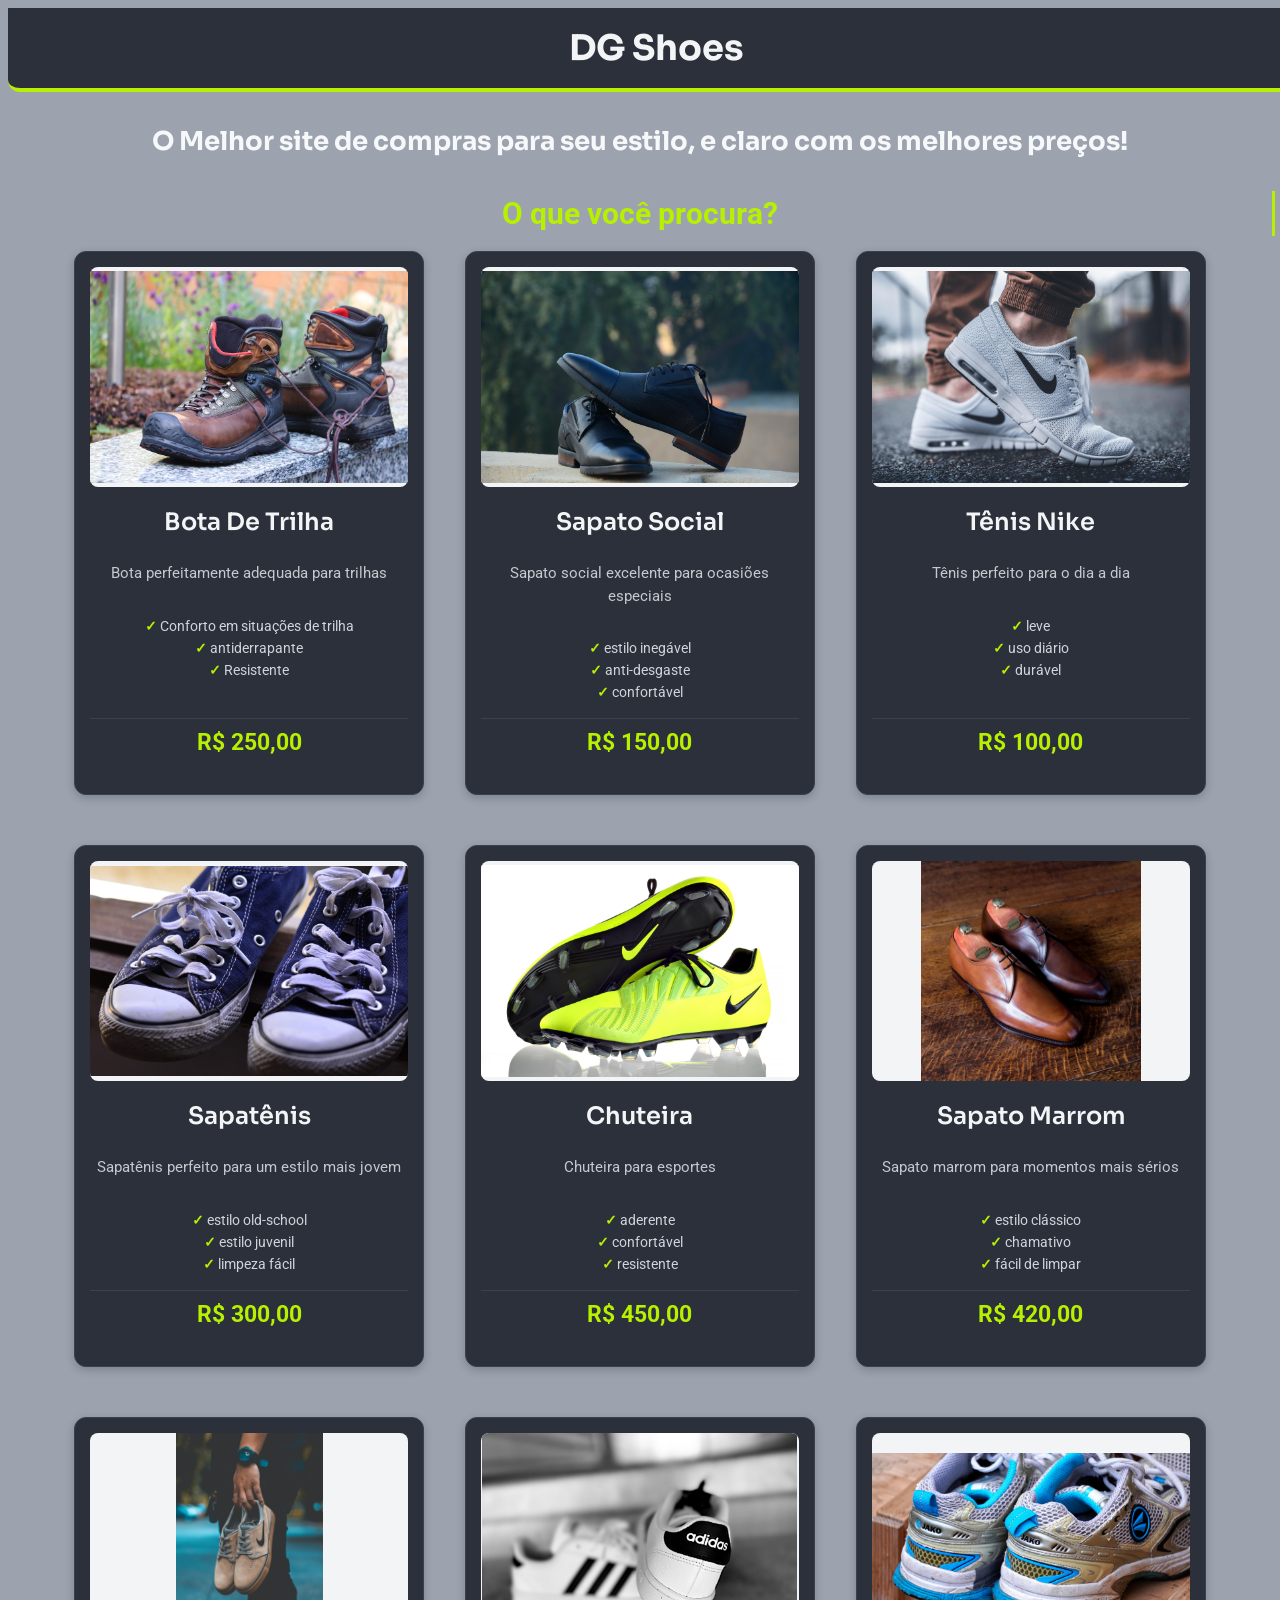
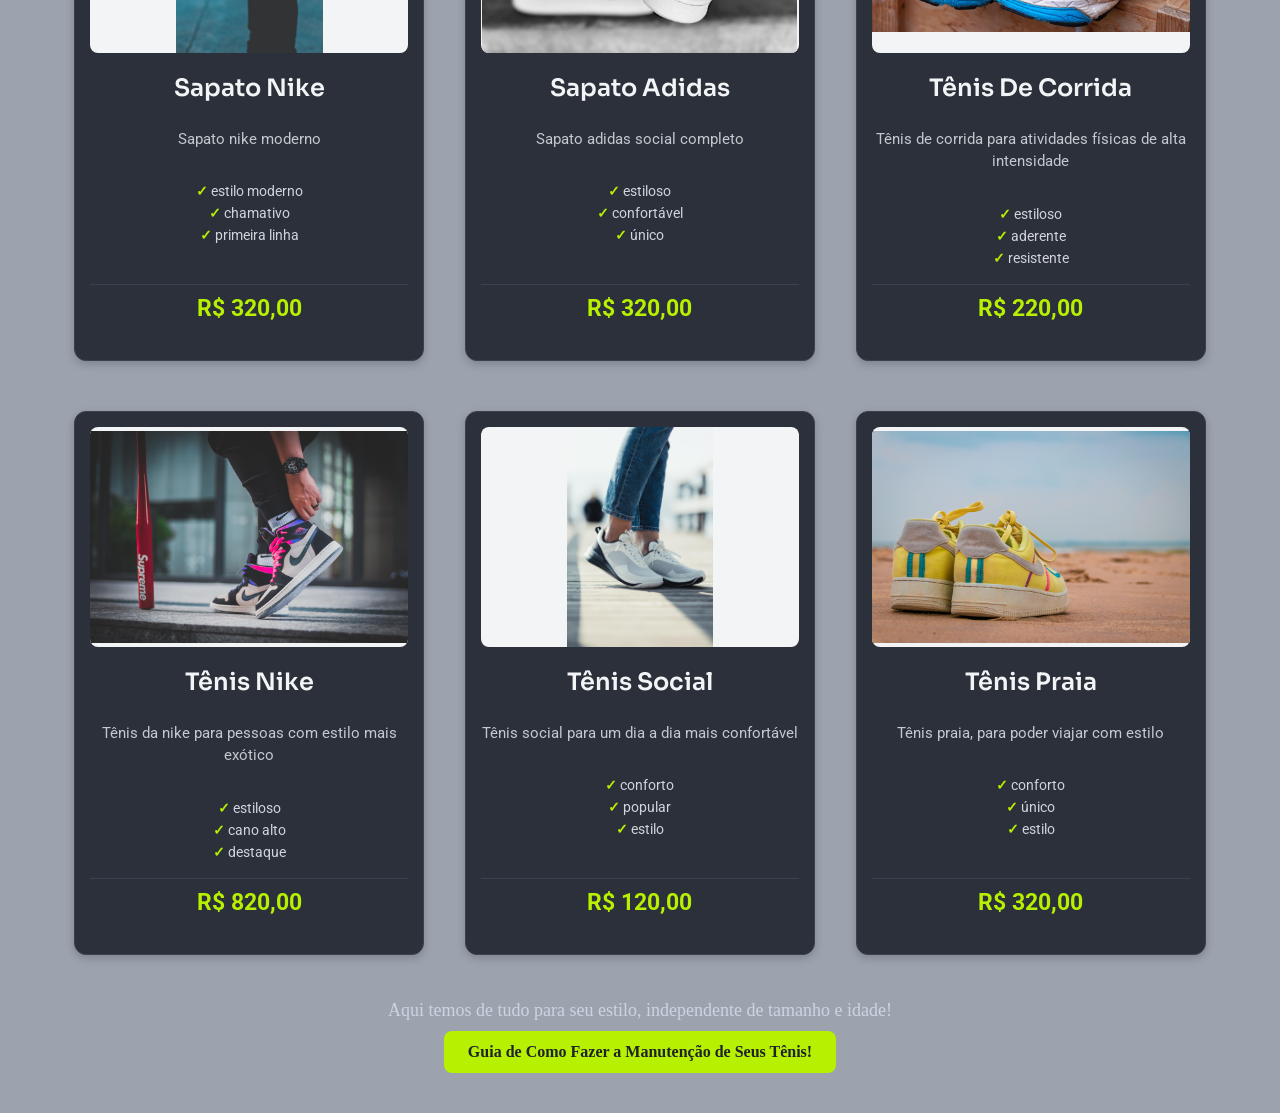
<file: index.html>
<!DOCTYPE html>
<html lang="pt-br">
<head>
    <!--Nome: Daniel Colly Furlan             Matricula: 261072041
        Nome: Gustavo Rodrigues               Matricula: 261072214-->
    <meta charset="UTF-8">
    <meta name="viewport" content="width=device-width, initial-scale=1.0">
    <link rel="stylesheet" href="style.css">
    <title>DG Shoes</title>
    <link rel="preconnect" href="https://fonts.googleapis.com">
    <link rel="preconnect" href="https://fonts.gstatic.com" crossorigin>
    <link href="https://fonts.googleapis.com/css2?family=Roboto:ital,wght@0,100..900;1,100..900&family=Sora:wght@100..800&display=swap" rel="stylesheet">
    <link rel="icon" type="image/jpg" href=".//midia/Icone.jpg">

</head>
<body>
    <header class="header">
        <h1>DG Shoes</h1>
    </header>

    <h2 class="infomacao">O Melhor site de compras para seu estilo, e claro com os melhores preços!</h2>

    <h2 class="pergunta">O que você procura?</h2>
    <div class="produtos">
        <div class="card">
            <img src=".//midia/bota.jpg" alt="Bota de trilha" class="imagem">
            <h3>Bota de trilha</h3>
            <p class="descricao">bota perfeitamente adequada para trilhas</p>
            <ul class="beneficios">
                <li>Conforto em situações de trilha</li>
                <li>antiderrapante</li>
                <li>Resistente</li>
            </ul>
            <p class="preco">R$ 250,00</p>
        </div>
        <div class="card">
            <img src=".//midia/sapato-social.jpg" alt="Sapato social" class="imagem">
            <h3>Sapato social</h3>
            <p class="descricao">sapato social excelente para ocasiões especiais</p>
            <ul class="beneficios">
                <li>estilo inegável</li>
                <li>anti-desgaste</li>
                <li>confortável</li>
            </ul>
            <p class="preco">R$ 150,00</p>
        </div>
        <div class="card">
            <img src=".//midia/nike.jpg" alt="Tênis Nike" class="imagem">
            <h3>Tênis Nike</h3>
            <p class="descricao">tênis perfeito para o dia a dia</p>
            <ul class="beneficios">
                <li>leve</li>
                <li>uso diário</li>
                <li>durável</li>
            </ul>
            <p class="preco">R$ 100,00</p>
        </div>
        <div class="card">
            <img src=".//midia/alstars.jpg" alt="Sapatênis" class="imagem">
            <h3>Sapatênis</h3>
            <p class="descricao">sapatênis perfeito para um estilo mais jovem</p>
            <ul class="beneficios">
                <li>estilo old-school</li>
                <li>estilo juvenil</li>
                <li>limpeza fácil</li>
            </ul>
            <p class="preco">R$ 300,00</p>
        </div>
        <div class="card">
            <img src=".//midia/chuteira.jpg" alt="Chuteira" class="imagem">
            <h3>Chuteira</h3>
            <p class="descricao">chuteira para esportes</p>
            <ul class="beneficios">
                <li>aderente</li>
                <li>confortável</li>
                <li>resistente</li>
            </ul>
            <p class="preco">R$ 450,00</p>
        </div>
        <div class="card">
            <img src=".//midia/sapato-marrom.jpg" alt="Sapato Marrom" class="imagem">
            <h3>Sapato Marrom</h3>
            <p class="descricao">sapato marrom para momentos mais sérios</p>
            <ul class="beneficios">
                <li>estilo clássico</li>
                <li>chamativo</li>
                <li>fácil de limpar</li>
            </ul>
            <p class="preco">R$ 420,00</p>
        </div>
        <div class="card">
            <img src=".//midia/sapato-nike.jpg" alt="Sapato Nike" class="imagem">
            <h3>Sapato Nike</h3>
            <p class="descricao">sapato nike moderno</p>
            <ul class="beneficios">
                <li>estilo moderno</li>
                <li>chamativo</li>
                <li>primeira linha</li>
            </ul>
            <p class="preco">R$ 320,00</p>
        </div>
        <div class="card">
            <img src=".//midia/tenis-adidas.jpg" alt="Sapato Adidas" class="imagem">
            <h3>Sapato Adidas</h3>
            <p class="descricao">sapato adidas social completo</p>
            <ul class="beneficios">
                <li>estiloso</li>
                <li>confortável</li>
                <li>único</li>
            </ul>
            <p class="preco">R$ 320,00</p>
        </div>
        <div class="card">
            <img src=".//midia/tenis-corrida.jpg" alt="Tênis de Corrida" class="imagem">
            <h3>Tênis de corrida</h3>
            <p class="descricao">tênis de corrida para atividades físicas de alta intensidade</p>
            <ul class="beneficios">
                <li>estiloso</li>
                <li>aderente</li>
                <li>resistente</li>
            </ul>
            <p class="preco">R$ 220,00</p>
        </div>
        <div class="card">
            <img src=".//midia/tenis-like.jpg" alt="Tênis Nike cano alto" class="imagem">
            <h3>Tênis Nike</h3>
            <p class="descricao">tênis da nike para pessoas com estilo mais exótico</p>
            <ul class="beneficios">
                <li>estiloso</li>
                <li>cano alto</li>
                <li>destaque</li>
            </ul>
            <p class="preco">R$ 820,00</p>
        </div>
        <div class="card">
            <img src=".//midia/tenis-midia.jpg" alt="Tênis social" class="imagem">
            <h3>Tênis social</h3>
            <p class="descricao">tênis social para um dia a dia mais confortável</p>
            <ul class="beneficios">
                <li>conforto</li>
                <li>popular</li>
                <li>estilo</li>
            </ul>
            <p class="preco">R$ 120,00</p>
        </div>
        <div class="card">
            <img src=".//midia/tenis-praia.jpg" alt="Tênis praia" class="imagem">
            <h3>Tênis praia</h3>
            <p class="descricao">tênis praia, para poder viajar com estilo</p>
            <ul class="beneficios">
                <li>conforto</li>
                <li>único</li>
                <li>estilo</li>
            </ul>
            <p class="preco">R$ 320,00</p>
        </div>
    </div>

    <p>Aqui temos de tudo para seu estilo, independente de tamanho e idade!</p>

    <a href="index(2).html">Guia de Como Fazer a Manutenção de Seus Tênis!</a>
    
</body>
</html>
</file>
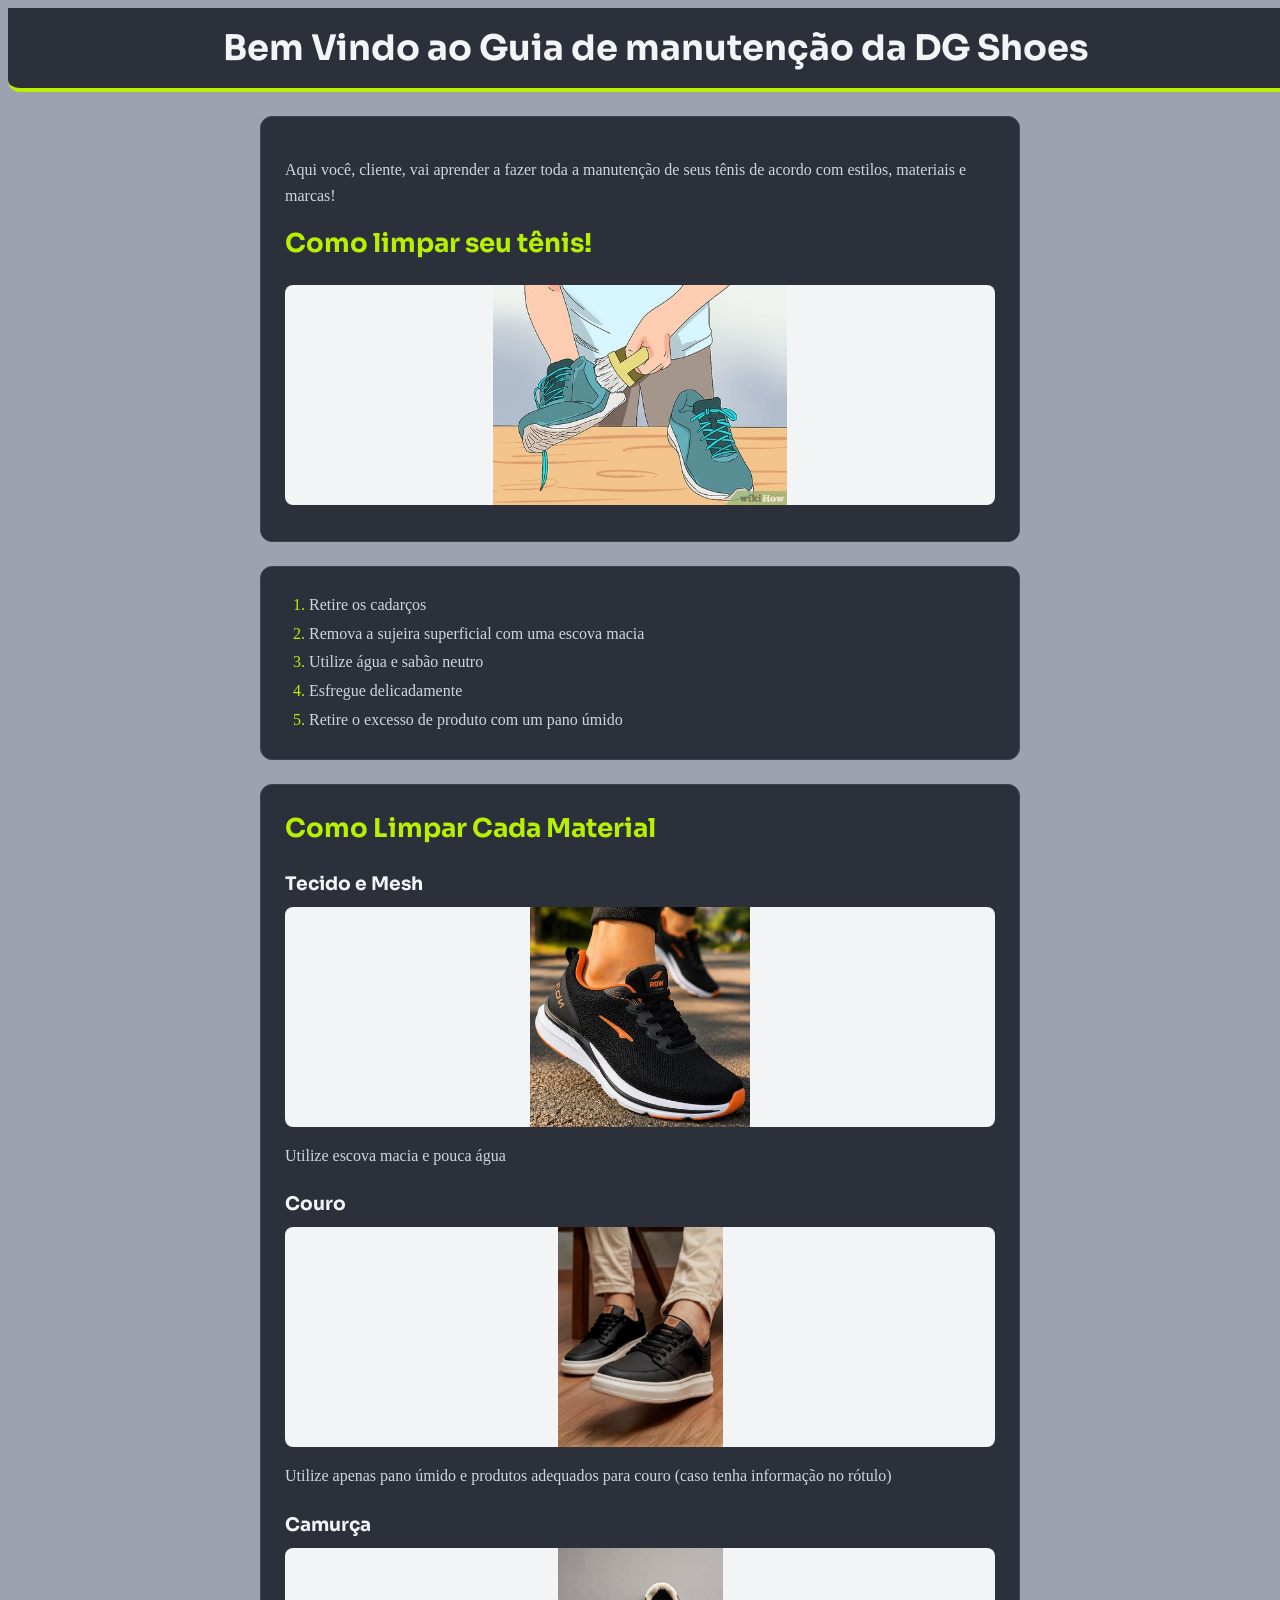
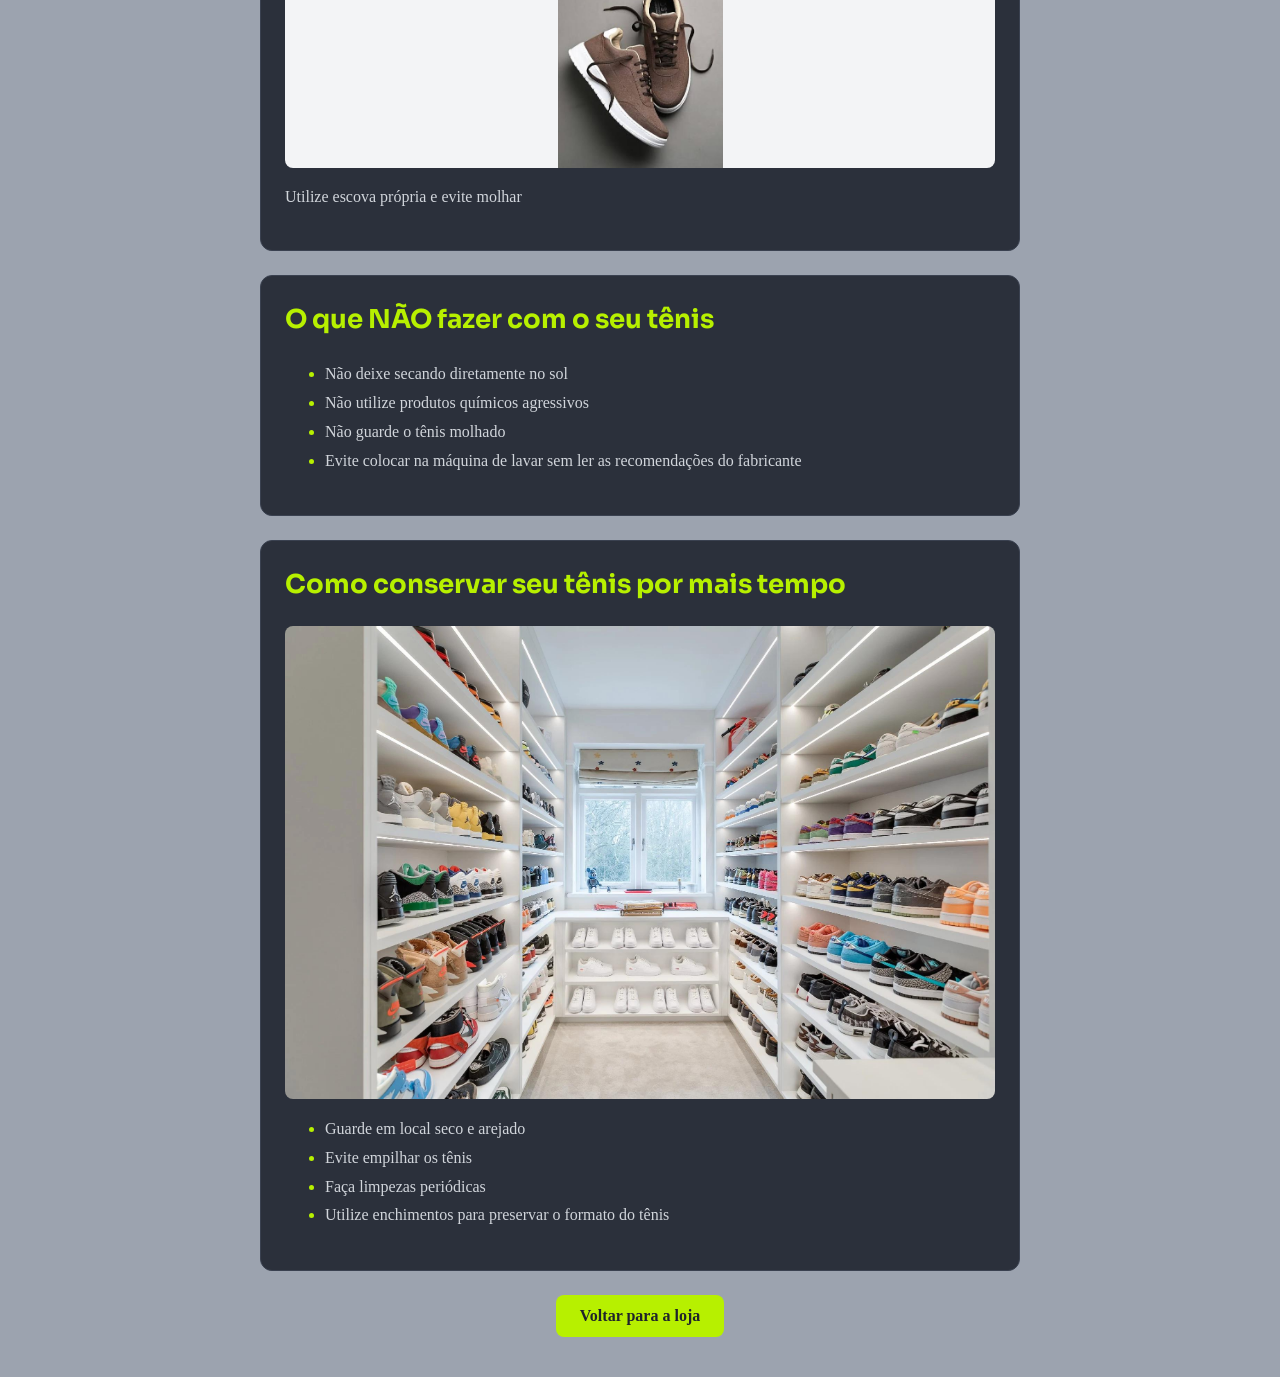
<file: index(2).html>
<!DOCTYPE html>
<html lang="pt-br">
<head>
    <meta charset="UTF-8">
    <meta name="viewport" content="width=device-width, initial-scale=1.0">
    <title>Guia de Cuidados</title>
    <link rel="stylesheet" href="style.css"> 
    <link rel="preconnect" href="https://fonts.googleapis.com">
    <link rel="preconnect" href="https://fonts.gstatic.com" crossorigin>
    <link href="https://fonts.googleapis.com/css2?family=Roboto:ital,wght@0,100..900;1,100..900&family=Sora:wght@100..800&display=swap" rel="stylesheet">
    <link rel="icon" type="image/jpg" href=".//midia/Icone.jpg">
</head>
<body>
    <header class="header">
        <h1>Bem Vindo ao Guia de manutenção da DG Shoes</h1>        
    </header>
    <div class="Inicio">
        <p>Aqui você, cliente, vai aprender a fazer toda a manutenção de seus tênis de acordo com estilos, materiais e marcas!</p>

        <h2>Como limpar seu tênis!</h2>
        <img src=".//midia/Lavar1.jpg" alt="Limpando um tênis" class="imagem">
    </div>
    
    <ol>
        <li>Retire os cadarços</li>
        <li>Remova a sujeira superficial com uma escova macia</li>
        <li>Utilize água e sabão neutro</li>
        <li>Esfregue delicadamente</li>
        <li>Retire o excesso de produto com um pano úmido</li>
    </ol>

    <div class="Limpeza">
        <h2>Como Limpar Cada Material</h2>

        <h3>Tecido e Mesh</h3>
        <img src=".//midia/TenisTecido.jpg" alt="Tênis de Tecido" class="imagem">
        <p>Utilize escova macia e pouca água</p>
    
        <h3>Couro</h3>
        <img src=".//midia/TenisCouro.jpg" alt="Tênis de Couro" class="imagem">
        <p>Utilize apenas pano úmido e produtos adequados para couro (caso tenha informação no rótulo)</p>

        <h3>Camurça</h3>
        <img src=".//midia/TenisCamurca.jpg" alt="Tênis de Camurça" class="imagem">
        <p>Utilize escova própria e evite molhar</p>
    </div>
    <div>
        <h2>O que NÃO fazer com o seu tênis</h2>
        <ul>
            <li>Não deixe secando diretamente no sol</li>
            <li>Não utilize produtos químicos agressivos</li>
            <li>Não guarde o tênis molhado</li>
            <li>Evite colocar na máquina de lavar sem ler as recomendações do fabricante</li>
        </ul>
    </div>
    <div>
        <h2>Como conservar seu tênis por mais tempo</h2>
        <img src=".//midia/coservar.jfif" alt="Tênis guardados">
        <ul>
            <li>Guarde em local seco e arejado</li>
            <li>Evite empilhar os tênis</li>
            <li>Faça limpezas periódicas</li>
            <li>Utilize enchimentos para preservar o formato do tênis</li>
        </ul>
    </div>

    <a href="index.html">Voltar para a loja</a>

</body>
</html>
</file>
<file: style.css>
body{
    background-color:   #9ca3af;
}
.imagem{
    object-fit: cover ;
    margin-bottom: 10px;    
    width: 100%;
    height: 220px;
    object-fit: cover;
    border-radius: 8px;

}
.produtos{
    display: grid;
    grid-template-columns: repeat(3,1fr);
    gap: 10px;
    justify-items: center;
}
.card{
    transition: transform 0.3s ease;
    cursor: pointer;

    font-family: 'Roboto', sans-serif;
    font-size: 24px;
    margin: 15px 0;
    background-color: #292D32;
    color: #FFFFFF;
    width: 100%;
    max-width: 350px;
    padding: 15px;
    box-sizing: border-box;
    border-radius: 12px;
    text-align: center;
    box-shadow: 0 3px 10px rgba(59, 55, 55, 0.2);
}
.card:hover {
    transform: translateY(-10px);
    box-shadow: 0 6px 20px rgba(59, 55, 55, 0.3);
   
}
.header{
    position: static;
    background-color: #374151;
    width: 100%;
    height: 50px;
    border-bottom: 20px solid #272b36;
    border-radius: 0px 0px 10px 10px;
    
    
}
header h1{
    color: #111827;
    font-size: 30px;
    margin-bottom: 10px;
    border-bottom: 10px solid #374151;
    text-align: center;
    color: #f3f4f6;
    font-size: 2.5em;
   

}
.card {
    font-family: 'Roboto', sans-serif;
    font-size: 24px;
    margin: 15px 0;
    background-color: #374151   ;
    color: #FFFFFF;
    width: 100%;
    max-width: 350px;
    padding: 15px;
    box-sizing: border-box;
    border-radius: 12px;
    text-align: center;
    box-shadow: 0 3px 10px rgba(0,0,0,0.2);
}
.imagem {
    width: 100%;
    height: 220px;
    object-fit: cover;
    border-radius: 8px;
}

.card h3 {
    font-family: 'sora', sans-serif;
    font-size: 24px;
    margin: 10px 0;
}
.descricao {
    font-family: 'Roboto', sans-serif;
    font-size: 15px;
    color: #C4C9CE;
    line-height: 1.5;

}
.beneficios {
    font-family: 'Roboto', sans-serif;
    list-style: none;
    padding: 0;
    margin: 15px 0;
}
.beneficios li {
    padding: 0px;
    font-size: 14px;
}
.preco {
    font-family: 'Roboto', sans-serif;
    font-size: 23px;
    font-weight: bold;
    color: #B7F000;
    margin-top: 10px;
}
h2{

    font-family: 'Roboto', sans-serif;
    font-size: 30px;
    color: #f6f8fa;
    line-height: 1.5;

}
.pergunta{
    width: 0;
    white-space: nowrap;
    overflow: hidden;
    font-family: 'Roboto', sans-serif;
    font-size: 30px;        
    color: #5f6468;
    line-height: 1.5;
    text-align: center;
    position: relative;
    top: 10px;
    left: 0;
    animation: escrever 4s steps(20) forwards;
    border-right: 3px solid #000000;



}
@keyframes escrever {
    to {
        width: 100%;
    }
    
    
    
}   

HEAD
body{
    margin: 0;
    background-color: #1f232b;
    color: #e5e7eb;
    font-family: 'Roboto', sans-serif;
}
.header{
    position: sticky;
    top: 0;
    z-index: 10;
    background-color: #2b303b;
    height: auto;
    padding: 18px 16px;
    border-bottom: 4px solid #B7F000;
    border-radius: 0px 0px 12px 12px;
}
.header h1{
    font-family: 'Sora', sans-serif;
    font-size: 2.2em;
    margin: 0;
    border-bottom: none;
    text-align: center;
    color: #f3f4f6;
}
h2{
    font-family: 'Sora', sans-serif;
    font-size: 26px;
}
body > h2:not(.pergunta){
    text-align: center;
    margin: 30px 0 10px;
    padding: 0 20px;
}
.pergunta{
    white-space: nowrap;
    margin: 20px 0 10px;
    color: #B7F000;
    border-right: 3px solid #B7F000;
}
.produtos{
    max-width: 1200px;
    margin: 0 auto;
    padding: 0 24px;
    box-sizing: border-box;
    gap: 20px;
}
.card{
    display: flex;
    flex-direction: column;
    background-color: #2b303b;
    border: 1px solid #3a4150;
    transition: transform 0.2s ease, box-shadow 0.2s ease;
}
.card:hover{
    transform: translateY(-4px);
    box-shadow: 0 10px 24px rgba(0,0,0,0.4);
}
.imagem{
    flex-shrink: 0;
    object-fit: contain;
    background-color: #f3f4f6;
    border-radius: 8px;
}
.card h3{
    text-transform: capitalize;
    color: #f3f4f6;
    font-weight: 600;
}
.descricao::first-letter{
    text-transform: uppercase;
}
.beneficios li{
    padding: 3px 0;
    color: #d1d5db;
}
.beneficios li::before{
    content: "✓ ";
    color: #B7F000;
    font-weight: bold;
}
.preco{
    margin-top: auto;
    padding-top: 10px;
    border-top: 1px solid #3a4150;
}
body > p{
    text-align: center;
    font-size: 18px;
    color: #cbd5e1;
    margin: 30px auto 10px;
    padding: 0 20px;
}
body > a{
    display: block;
    width: fit-content;
    margin: 10px auto 40px;
    padding: 12px 24px;
    background-color: #B7F000;
    color: #1f232b;
    font-weight: bold;
    text-decoration: none;
    border-radius: 8px;
}
body > a:hover{
    background-color: #cbff2e;
}
a:focus-visible{
    outline: 3px solid #f3f4f6;
    outline-offset: 3px;
}
body > div:not(.produtos), body > ol{
    width: calc(100% - 32px);
    max-width: 760px;
    margin: 24px auto;
    padding: 24px;
    box-sizing: border-box;
    background-color: #2b303b;
    border: 1px solid #3a4150;
    border-radius: 12px;
}
body > ol{
    padding-left: 48px;
    line-height: 1.8;
    color: #d1d5db;
}
body > div:not(.produtos) h2{
    margin-top: 0;
    text-align: left;
    color: #B7F000;
}
body > div:not(.produtos) h3{
    font-family: 'Sora', sans-serif;
    color: #f3f4f6;
    margin: 24px 0 10px;
}
body > div:not(.produtos) p{
    line-height: 1.6;
    color: #d1d5db;
}
body > div:not(.produtos) img{
    display: block;
    max-width: 100%;
    margin: 12px 0;
    border-radius: 8px;
}
body > div:not(.produtos) ul{
    line-height: 1.8;
    color: #d1d5db;
}
body > ol li::marker, body > div:not(.produtos) li::marker{
    color: #B7F000;
}
@media (max-width: 900px){
    .produtos{
        grid-template-columns: repeat(2, 1fr);
    }
}
@media (max-width: 600px){
    .produtos{
        grid-template-columns: 1fr;
    }
    .header h1{
        font-size: 1.6em;
    }
}
</file>
